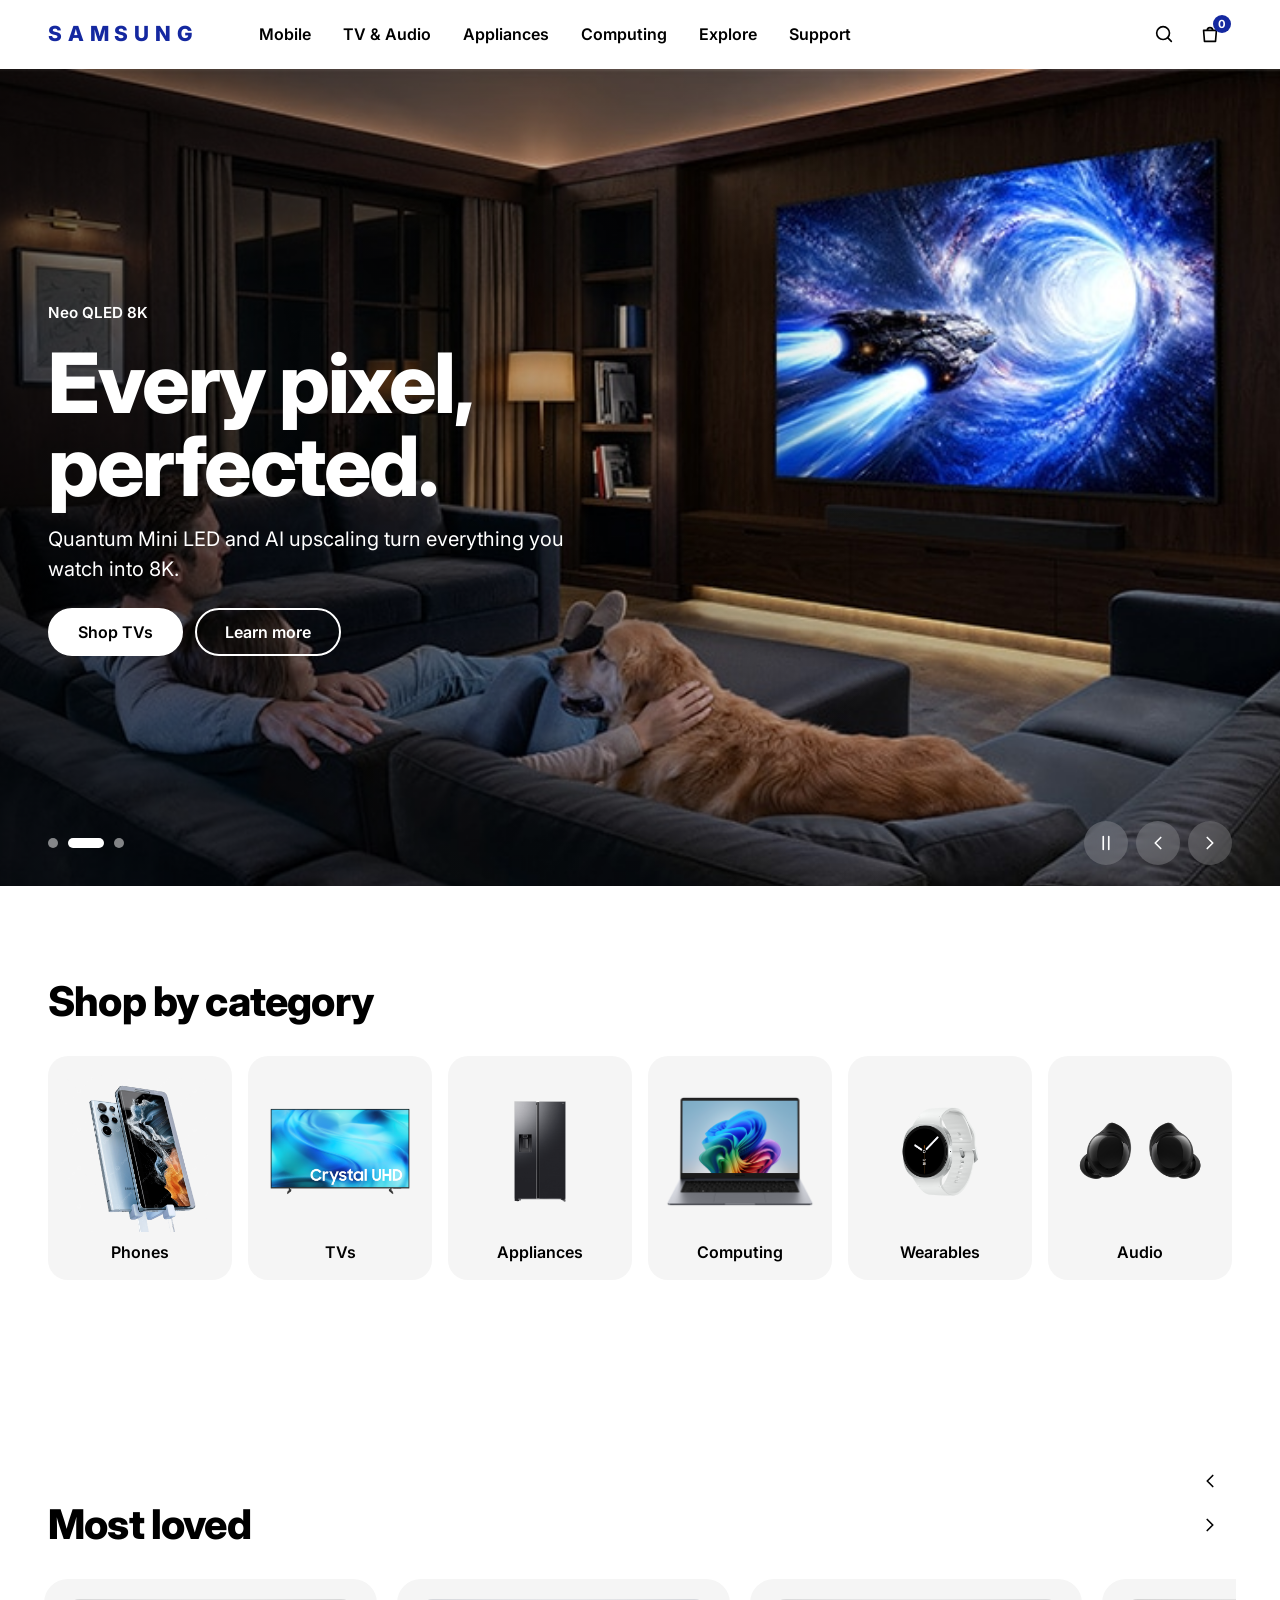
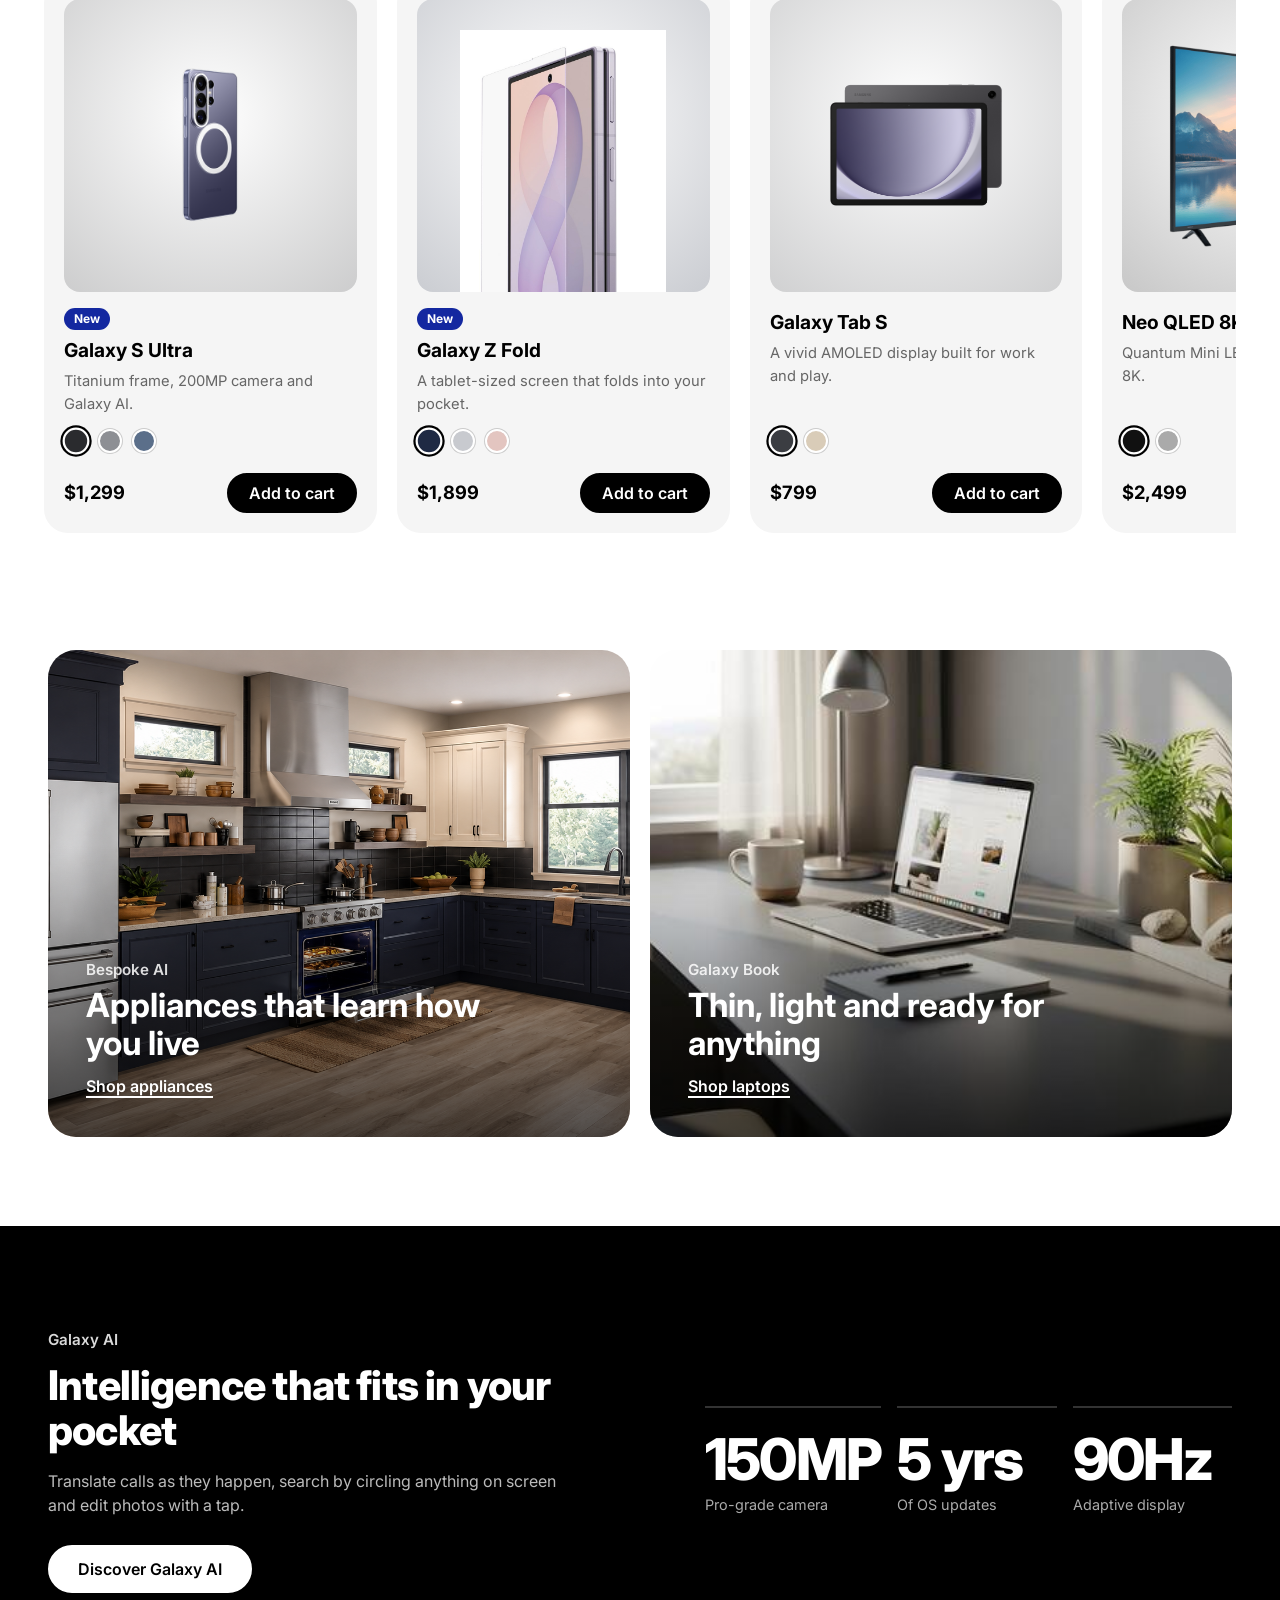
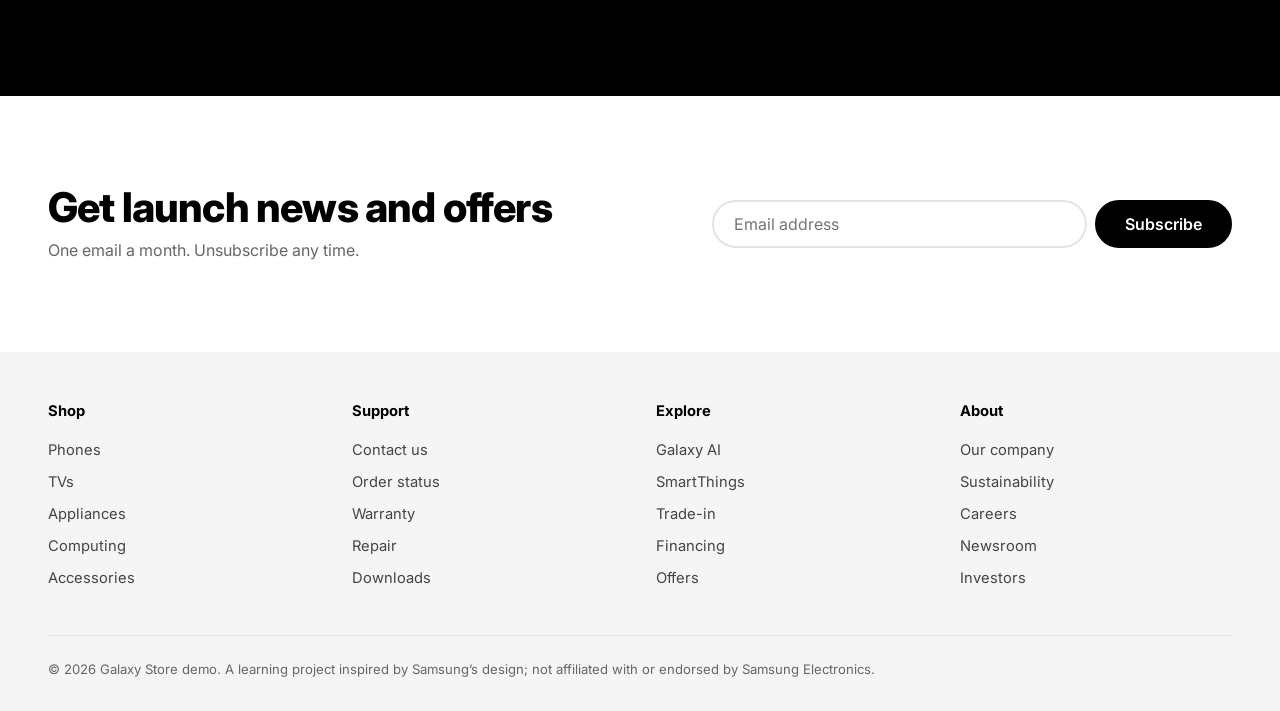
<file: index.html>
<!DOCTYPE html>
<html lang="en">
<head>
<meta charset="utf-8">
<meta name="viewport" content="width=device-width,initial-scale=1">
<title>Galaxy Store | Mobile, TV, Appliances &amp; More</title>
<meta name="description" content="A responsive storefront inspired by Samsung’s design. A learning project.">
<meta name="theme-color" content="#ffffff">
<link rel="preconnect" href="https://fonts.googleapis.com">
<link rel="preconnect" href="https://fonts.gstatic.com" crossorigin>
<link rel="stylesheet" href="https://fonts.googleapis.com/css2?family=Inter:wght@400;500;600;700;800&display=swap">
<link rel="stylesheet" href="css/style.css">
<noscript><style>.rv{opacity:1;transform:none}</style></noscript>
<script defer src="js/data.js"></script>
<script defer src="js/shell.js"></script>
<script defer src="js/main.js"></script>
</head>
<body>
<svg width="0" height="0" style="position:absolute" aria-hidden="true">
<symbol id="l" viewBox="0 0 24 24"><path d="m15 6-6 6 6 6"/></symbol>
<symbol id="r" viewBox="0 0 24 24"><path d="m9 6 6 6-6 6"/></symbol>
<symbol id="s" viewBox="0 0 24 24"><circle cx="11" cy="11" r="7"/><path d="m20 20-4-4"/></symbol>
<symbol id="c" viewBox="0 0 24 24"><path d="M5 8h14l-1 12H6zM9 8a3 3 0 0 1 6 0"/></symbol>
<symbol id="u" viewBox="0 0 24 24"><path d="M12 19V5m-6 6 6-6 6 6"/></symbol>
<symbol id="pa" viewBox="0 0 24 24"><path d="M9 5v14M15 5v14"/></symbol>
<symbol id="pl" viewBox="0 0 24 24"><path d="m8 5 11 7-11 7z"/></symbol>
</svg>
<a class="skip" href="#main">Skip to content</a>

<header class="hdr" id="hdr">
 <div class="wrap bar">
  <button class="ico burger" id="burger" aria-label="Open menu" aria-expanded="false" aria-controls="nav"><i></i><i></i><i></i></button>
  <a class="logo" href="#top" aria-label="Galaxy Store home">SAMSUNG</a>
  <nav class="nav" id="nav" aria-label="Primary"><ul id="navList"></ul></nav>
  <div class="tools">
   <form class="srch" id="srch" role="search"><input type="search" placeholder="Search products" aria-label="Search products"></form>
   <button class="ico" id="srchBtn" aria-label="Search" aria-expanded="false"><svg><use href="#s"/></svg></button>
   <a class="ico cart" href="cart.html" aria-label="Cart"><svg><use href="#c"/></svg><b id="cartN" aria-live="polite">0</b></a>
  </div>
 </div>
</header>

<main id="main">
<section class="hero" id="top" tabindex="0" aria-roledescription="carousel" aria-label="Featured products">
 <div class="slides">
  <article class="slide on" style="--bg:#1b2a6b">
   <div class="ph"><img src="images/hero/hero-1.jpg" alt="" fetchpriority="high"></div>
   <div class="wrap copy"><p class="kick">New</p><h1>Galaxy S Ultra</h1><p>Epic AI. Pro-grade camera. Built in titanium.</p><div class="row"><a class="btn light" href="product.html?id=s-ultra">Buy now</a><a class="btn ghost" href="#features">Learn more</a></div></div>
  </article>
  <article class="slide" style="--bg:#0e3b43">
   <div class="ph"><img src="images/hero/hero-2.jpg" alt="" loading="lazy"></div>
   <div class="wrap copy"><p class="kick">Neo QLED 8K</p><h2>Every pixel, perfected.</h2><p>Quantum Mini LED and AI upscaling turn everything you watch into 8K.</p><div class="row"><a class="btn light" href="shop.html?c=tvs">Shop TVs</a><a class="btn ghost" href="#features">Learn more</a></div></div>
  </article>
  <article class="slide" style="--bg:#3a1f4d">
   <div class="ph"><img src="images/hero/hero-3.jpg" alt="" loading="lazy"></div>
   <div class="wrap copy"><p class="kick">Galaxy Watch</p><h2>Your health, on your wrist.</h2><p>Track sleep, heart rhythm and energy with insights you can act on.</p><div class="row"><a class="btn light" href="shop.html?c=wearables">Shop wearables</a><a class="btn ghost" href="#features">Learn more</a></div></div>
  </article>
 </div>
 <div class="wrap ctl">
  <div class="dots" id="dots"></div>
  <button class="ico" id="pp" aria-label="Pause slideshow"><svg><use href="#pa"/></svg></button>
  <button class="ico" id="pv" aria-label="Previous slide"><svg><use href="#l"/></svg></button>
  <button class="ico" id="nx" aria-label="Next slide"><svg><use href="#r"/></svg></button>
 </div>
 <div class="prog"><i id="prog"></i></div>
</section>

<section class="sec wrap"><h2 class="h2">Shop by category</h2><ul class="cats" id="cats"></ul></section>

<section class="sec wrap" id="products">
 <div class="head"><h2 class="h2">Most loved</h2>
  <div><button class="ico" id="tp" aria-label="Scroll products left"><svg><use href="#l"/></svg></button><button class="ico" id="tn" aria-label="Scroll products right"><svg><use href="#r"/></svg></button></div></div>
 <div class="track" id="track" tabindex="0" role="region" aria-label="Products"></div>
</section>

<section class="sec wrap promos">
 <a class="promo rv" href="shop.html?c=appliances"><div class="ph"><img src="images/promos/promo-1.jpg" alt="" loading="lazy"></div><div><p class="kick">Bespoke AI</p><h3>Appliances that learn how you live</h3><span>Shop appliances</span></div></a>
 <a class="promo rv" href="shop.html?c=computing"><div class="ph"><img src="images/promos/promo-2.jpg" alt="" loading="lazy"></div><div><p class="kick">Galaxy Book</p><h3>Thin, light and ready for anything</h3><span>Shop laptops</span></div></a>
</section>

<section class="feat" id="features"><div class="wrap grid">
 <div class="rv"><p class="kick">Galaxy AI</p><h2 class="h2">Intelligence that fits in your pocket</h2><p class="lead">Translate calls as they happen, search by circling anything on screen and edit photos with a tap.</p><a class="btn light" href="explore.html">Discover Galaxy AI</a></div>
 <ul class="stats rv">
  <li><b data-n="200" data-s="MP">0</b><span>Pro-grade camera</span></li>
  <li><b data-n="7" data-s=" yrs">0</b><span>Of OS updates</span></li>
  <li><b data-n="120" data-s="Hz">0</b><span>Adaptive display</span></li>
 </ul>
</div></section>

<section class="sec wrap news"><div><h2 class="h2">Get launch news and offers</h2><p>One email a month. Unsubscribe any time.</p></div>
 <form id="nl"><input type="email" required placeholder="Email address" aria-label="Email address"><button class="btn">Subscribe</button></form>
</section>
</main>

<footer class="ftr"><div class="wrap">
 <div class="cols" id="foot"></div>
 <p class="legal">© 2026 Galaxy Store demo. A learning project inspired by Samsung’s design; not affiliated with or endorsed by Samsung Electronics.</p>
</div></footer>

<button class="ico top" id="up" aria-label="Back to top"><svg><use href="#u"/></svg></button>
<div class="toast" id="toast" role="status" aria-live="polite"></div>
</body>
</html>
</file>
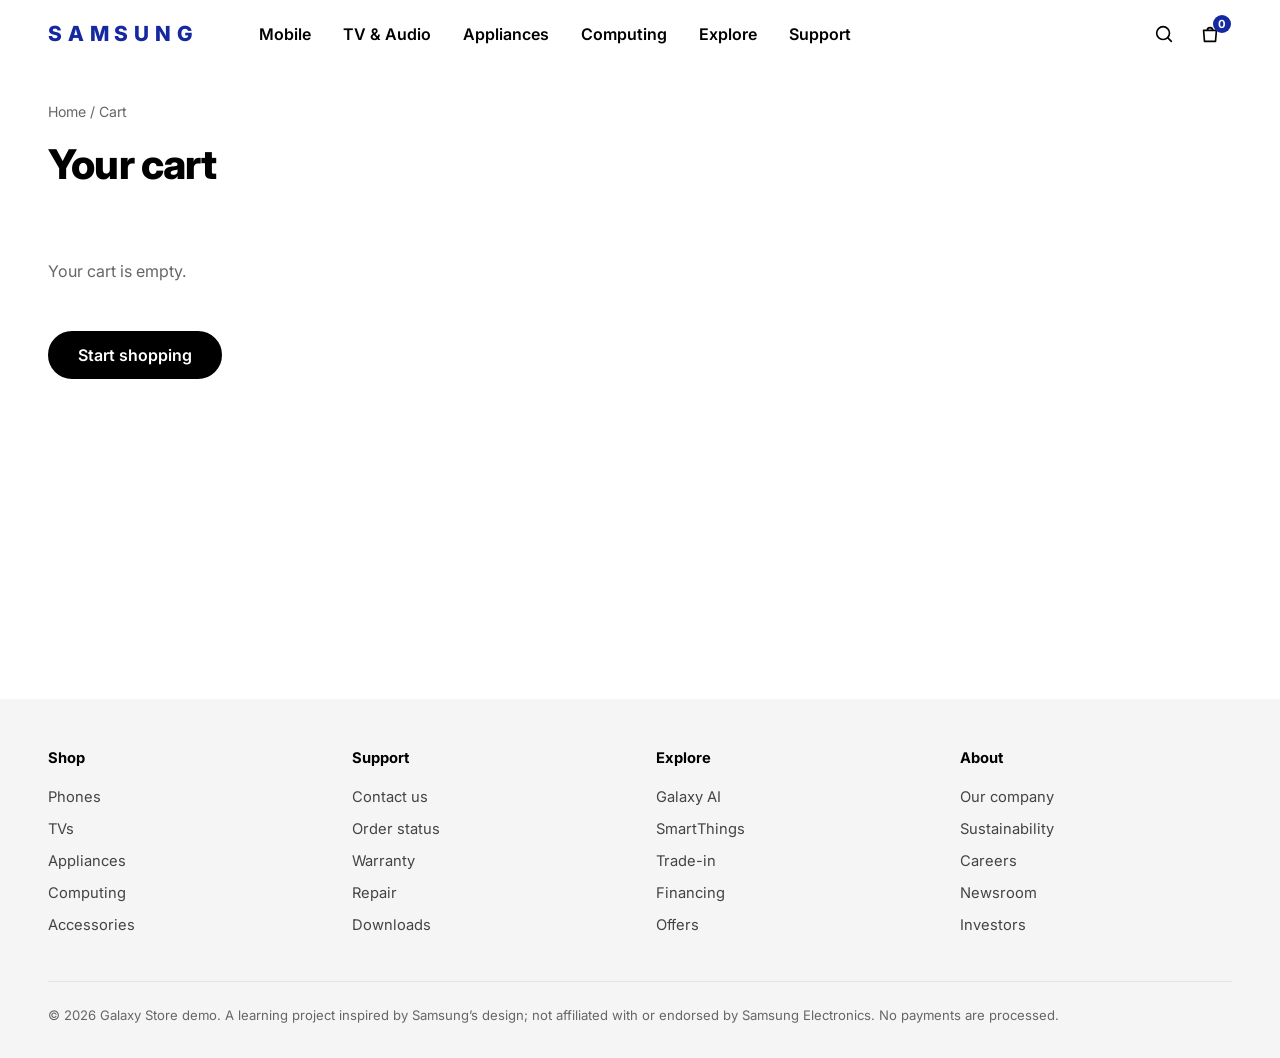
<file: cart.html>
<!DOCTYPE html>
<html lang="en">
<head>
<meta charset="utf-8">
<meta name="viewport" content="width=device-width,initial-scale=1">
<title>Your cart | Galaxy Store</title>
<link rel="preconnect" href="https://fonts.googleapis.com">
<link rel="preconnect" href="https://fonts.gstatic.com" crossorigin>
<link rel="stylesheet" href="https://fonts.googleapis.com/css2?family=Inter:wght@400;500;600;700;800&display=swap">
<link rel="stylesheet" href="css/style.css">
<script defer src="js/data.js"></script>
<script defer src="js/shell.js"></script>
<script defer src="js/main.js"></script>
<script defer src="js/pages.js"></script>
</head>
<body data-page="cart">
<main id="main" class="wrap page"></main>
</body>
</html>
</file>
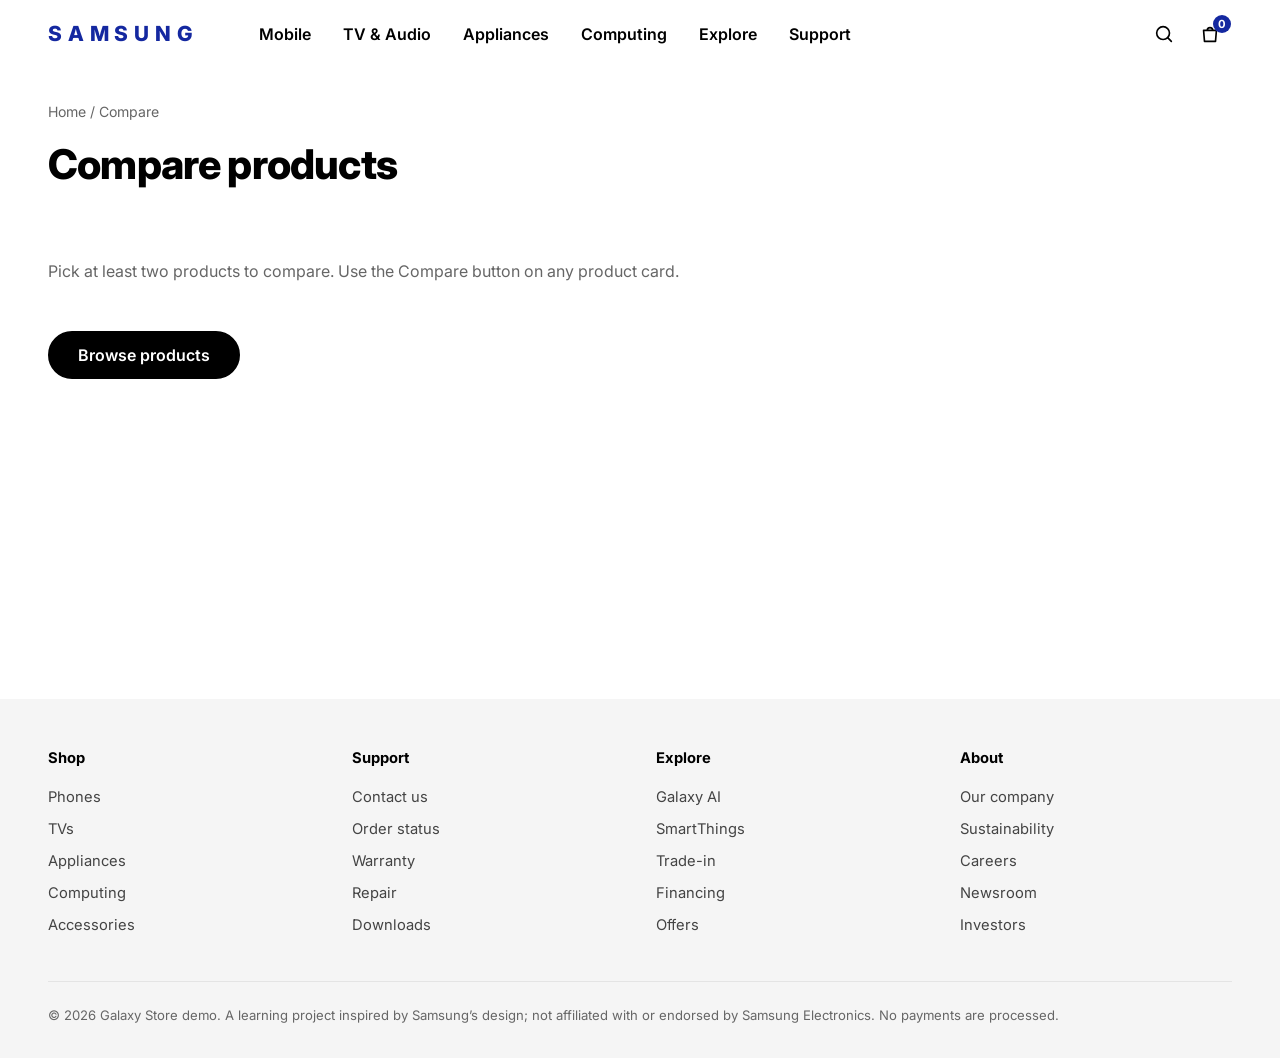
<file: compare.html>
<!DOCTYPE html>
<html lang="en">
<head>
<meta charset="utf-8">
<meta name="viewport" content="width=device-width,initial-scale=1">
<title>Compare products | Galaxy Store</title>
<link rel="preconnect" href="https://fonts.googleapis.com">
<link rel="preconnect" href="https://fonts.gstatic.com" crossorigin>
<link rel="stylesheet" href="https://fonts.googleapis.com/css2?family=Inter:wght@400;500;600;700;800&display=swap">
<link rel="stylesheet" href="css/style.css">
<script defer src="js/data.js"></script>
<script defer src="js/shell.js"></script>
<script defer src="js/main.js"></script>
<script defer src="js/pages.js"></script>
</head>
<body data-page="compare">
<main id="main" class="wrap page"></main>
</body>
</html>
</file>
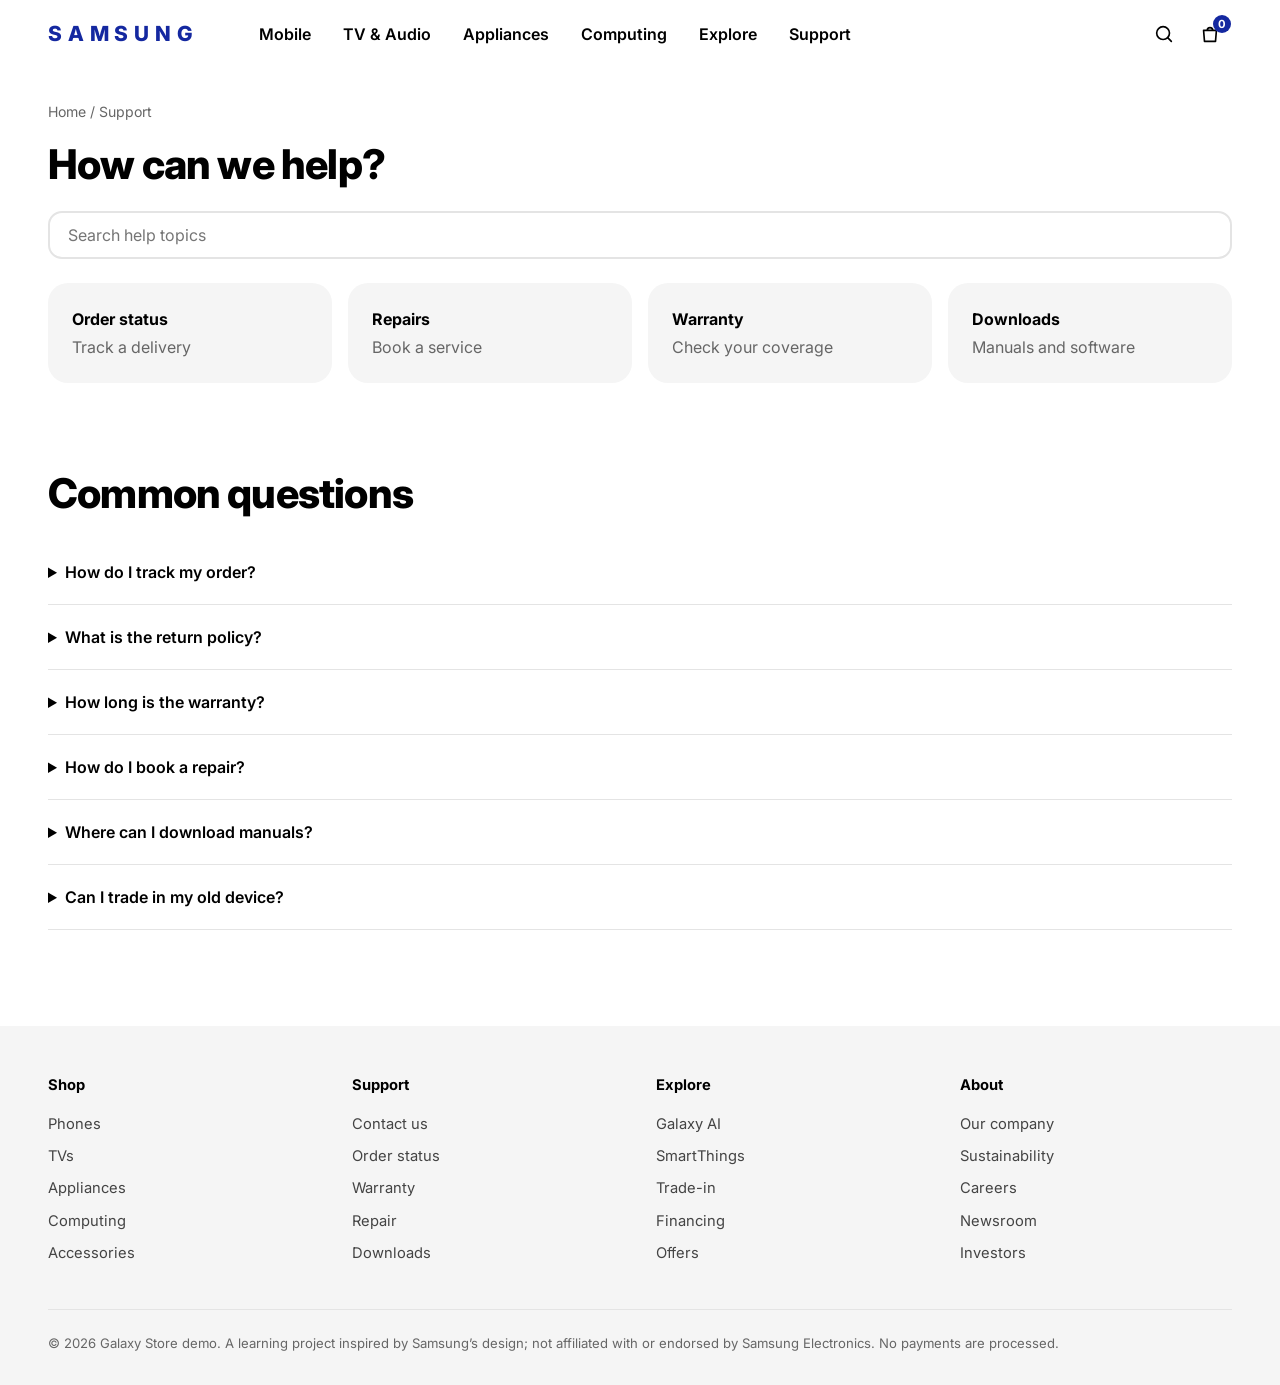
<file: support.html>
<!DOCTYPE html>
<html lang="en">
<head>
<meta charset="utf-8">
<meta name="viewport" content="width=device-width,initial-scale=1">
<title>Support | Galaxy Store</title>
<link rel="preconnect" href="https://fonts.googleapis.com">
<link rel="preconnect" href="https://fonts.gstatic.com" crossorigin>
<link rel="stylesheet" href="https://fonts.googleapis.com/css2?family=Inter:wght@400;500;600;700;800&display=swap">
<link rel="stylesheet" href="css/style.css">
<script defer src="js/data.js"></script>
<script defer src="js/shell.js"></script>
<script defer src="js/main.js"></script>
<script defer src="js/pages.js"></script>
</head>
<body data-page="support">
<main id="main" class="wrap page"></main>
</body>
</html>
</file>
<file: css/style.css>
/* ===== Base ===== */
*,*::before,*::after{box-sizing:border-box;margin:0}
:root{--ink:#000;--mut:#666;--line:#e4e4e4;--soft:#f5f5f5;--blue:#1428a0;--ease:cubic-bezier(.22,.8,.2,1);--h:68px}
html{scroll-behavior:smooth;scroll-padding-top:var(--h)}
body{font:400 16px/1.5 Inter,system-ui,sans-serif;color:var(--ink);background:#fff;-webkit-font-smoothing:antialiased;overflow-x:hidden}
img{display:block;max-width:100%}
img.x{display:none}
a{color:inherit;text-decoration:none}
ul{list-style:none;padding:0}
button,input{font:inherit;color:inherit}
button{cursor:pointer;background:none;border:0}
button:disabled{opacity:.3;pointer-events:none}
:focus-visible{outline:3px solid #4d7cff;outline-offset:3px;border-radius:6px}
.wrap{width:100%;max-width:1440px;margin:auto;padding:0 clamp(16px,4vw,48px)}
.skip{position:absolute;left:12px;top:-60px;z-index:300;background:#000;color:#fff;padding:10px 16px;border-radius:8px}
.skip:focus{top:12px}
.kick{font-size:.95rem;font-weight:600;opacity:.85}
.h2{font-size:clamp(1.7rem,3.2vw,2.75rem);font-weight:800;letter-spacing:-.02em;line-height:1.1}
.sec{padding-block:clamp(48px,7vw,96px)}
.btn{display:inline-flex;align-items:center;justify-content:center;min-height:48px;padding:0 28px;border-radius:999px;background:#000;color:#fff;font-weight:600;border:2px solid #000;transition:transform .3s var(--ease),background .3s,color .3s}
.btn:hover{transform:translateY(-2px);background:#262626}
.btn.light{background:#fff;color:#000;border-color:#fff}
.btn.light:hover{background:#e9e9e9}
.btn.ghost{background:transparent;color:#fff;border-color:#fff}
.btn.ghost:hover{background:#fff;color:#000}
.ph{background:linear-gradient(135deg,#e9ebf0,#cfd4de);overflow:hidden}
.ph img{width:100%;height:100%;object-fit:cover}
.rv{opacity:0;transform:translateY(28px);transition:opacity .9s var(--ease),transform .9s var(--ease)}
.rv.in{opacity:1;transform:none}

/* ===== Header & navigation ===== */
.hdr{position:sticky;top:0;z-index:100;border-bottom:1px solid transparent;transition:box-shadow .3s,border-color .3s}
.hdr::before{content:"";position:absolute;inset:0;z-index:-1;background:rgba(255,255,255,.92);backdrop-filter:blur(14px);-webkit-backdrop-filter:blur(14px)}
.hdr.stuck{border-color:var(--line);box-shadow:0 6px 24px rgba(0,0,0,.06)}
.bar{display:flex;align-items:center;gap:20px;height:var(--h)}
.logo{font-weight:800;font-size:1.3rem;letter-spacing:.28em;color:var(--blue)}
.nav{margin:0 auto 0 24px}
.nav>ul{display:flex}
.nav>ul>li>button{position:relative;display:flex;align-items:center;gap:6px;height:var(--h);padding:0 16px;font-weight:600}
.nav>ul>li>button::after{content:"";position:absolute;left:16px;right:16px;bottom:16px;height:2px;background:#000;transform:scaleX(0);transition:transform .35s var(--ease)}
.nav li.open>button::after,.nav>ul>li>button:hover::after{transform:scaleX(1)}
.chev{display:none;width:20px;height:20px;fill:none;stroke:currentColor;stroke-width:2;transition:transform .3s}
.open .chev{transform:rotate(180deg)}
.mega{position:absolute;left:0;right:0;top:100%;background:#fff;border-bottom:1px solid var(--line);box-shadow:0 24px 40px rgba(0,0,0,.08);padding:36px 0 44px;opacity:0;visibility:hidden;transform:translateY(-8px);transition:opacity .35s var(--ease),transform .35s var(--ease),visibility 0s .35s}
.open>.mega{opacity:1;visibility:visible;transform:none;transition-delay:0s}
.mega .wrap{display:flex;gap:clamp(32px,6vw,96px)}
.mega h3{font-size:.95rem;font-weight:700;margin-bottom:10px}
.mega a{display:block;padding:6px 0;color:#333;transition:transform .25s var(--ease),color .2s}
.mega a:hover{transform:translateX(6px);color:var(--blue)}
.tools{display:flex;align-items:center;gap:2px}
.ico{position:relative;width:44px;height:44px;border-radius:50%;display:grid;place-items:center;transition:background .2s}
.ico:hover{background:var(--soft)}
.ico svg{width:22px;height:22px;fill:none;stroke:currentColor;stroke-width:1.8;stroke-linecap:round;stroke-linejoin:round}
.cart b{position:absolute;top:3px;right:1px;min-width:18px;height:18px;padding:0 4px;border-radius:9px;background:var(--blue);color:#fff;font-size:.7rem;display:grid;place-items:center}
.cart b.bump{animation:bump .5s var(--ease)}
@keyframes bump{40%{transform:scale(1.6)}}
.srch{width:0;overflow:hidden;visibility:hidden;transition:width .4s var(--ease),visibility 0s .4s}
.srch.open{width:min(260px,28vw);visibility:visible;transition-delay:0s}
.srch input{width:100%;height:40px;border:0;border-bottom:2px solid #000;background:transparent;outline:0}
.burger{display:none}
.burger i{position:absolute;left:12px;top:21px;width:20px;height:2px;background:#000;transition:transform .35s var(--ease),opacity .2s}
.burger i:first-child{transform:translateY(-6px)}
.burger i:last-child{transform:translateY(6px)}
.burger[aria-expanded=true] i:first-child{transform:rotate(45deg)}
.burger[aria-expanded=true] i:nth-child(2){opacity:0}
.burger[aria-expanded=true] i:last-child{transform:rotate(-45deg)}

/* ===== Hero ===== */
.hero{position:relative;height:clamp(520px,100svh - var(--h),820px);color:#fff;background:#000;overflow:hidden;touch-action:pan-y}
.slide{position:absolute;inset:0;opacity:0;visibility:hidden;transition:opacity 1s var(--ease),visibility 0s 1s}
.slide.on{opacity:1;visibility:visible;transition-delay:0s}
.slide .ph{position:absolute;inset:0;background:linear-gradient(120deg,var(--bg),#000)}
.slide img{transform:scale(1.08);transition:transform 8s linear}
.slide.on img{transform:scale(1)}
.slide::after{content:"";position:absolute;inset:0;background:linear-gradient(90deg,rgba(0,0,0,.6),transparent 70%)}
.copy{position:relative;z-index:2;height:100%;display:flex;flex-direction:column;justify-content:center;align-items:flex-start;gap:16px}
.copy>*{max-width:560px}
.copy h1,.copy h2{font-size:clamp(2.5rem,6.5vw,5.5rem);font-weight:800;line-height:1;letter-spacing:-.03em}
.copy>p:not(.kick){font-size:clamp(1rem,1.6vw,1.25rem);opacity:.92}
.row{display:flex;flex-wrap:wrap;gap:12px;margin-top:8px}
.copy>*{opacity:0;transform:translateY(24px);transition:opacity .9s var(--ease),transform .9s var(--ease)}
.slide.on .copy>*{opacity:1;transform:none}
.slide.on .copy>:nth-child(1){transition-delay:.25s}
.slide.on .copy>:nth-child(2){transition-delay:.35s}
.slide.on .copy>:nth-child(3){transition-delay:.45s}
.slide.on .copy>:nth-child(4){transition-delay:.55s}
.ctl{position:absolute;z-index:5;left:0;right:0;bottom:24px;display:flex;align-items:center;gap:8px}
.dots{display:flex;gap:10px;margin-right:auto}
.dots button{position:relative;width:10px;height:10px;padding:0;border-radius:5px;background:rgba(255,255,255,.5);transition:width .4s var(--ease),background .3s}
.dots button::before{content:"";position:absolute;inset:-14px -4px}
.dots button[aria-current=true]{width:36px;background:#fff}
.ctl .ico{background:rgba(255,255,255,.18);color:#fff;backdrop-filter:blur(8px)}
.ctl .ico:hover{background:rgba(255,255,255,.35)}
.prog{position:absolute;z-index:5;left:0;bottom:0;width:100%;height:3px;background:rgba(255,255,255,.2)}
.prog i{display:block;height:100%;width:0;background:#fff}
.prog i.run{animation:fill 6s linear forwards}
@keyframes fill{to{width:100%}}
.hero.paused .prog i{animation-play-state:paused}
@media(hover:hover){.hero:hover .prog i{animation-play-state:paused}}
.hero:has(:focus-visible) .prog i{animation-play-state:paused}

/* ===== Categories ===== */
.cats{display:grid;grid-template-columns:repeat(6,1fr);gap:16px;margin-top:32px}
.cat{display:flex;flex-direction:column;align-items:center;gap:8px;padding:16px 12px;border-radius:20px;background:var(--soft);font-weight:600;transition:transform .4s var(--ease),box-shadow .4s}
.cat:hover{transform:translateY(-6px);box-shadow:0 16px 32px rgba(0,0,0,.1)}
.cat .ph{width:100%;aspect-ratio:1;background:none}
.cat img{object-fit:contain;transition:transform .5s var(--ease)}
.cat:hover img{transform:scale(1.08)}

/* ===== Product carousel ===== */
.head{display:flex;justify-content:space-between;align-items:flex-end;gap:16px}
.track{display:flex;gap:20px;overflow-x:auto;scroll-snap-type:x mandatory;padding:32px 4px 56px;margin:0 -4px -28px;scrollbar-width:none;overscroll-behavior-x:contain;cursor:grab}
.track::-webkit-scrollbar{display:none}
.track.drag{cursor:grabbing;scroll-snap-type:none;user-select:none}
.card{flex:0 0 clamp(250px,26vw,340px);scroll-snap-align:start;display:flex;flex-direction:column;gap:6px;padding:20px;border-radius:24px;background:var(--soft);transition:transform .5s var(--ease),box-shadow .5s}
.card:hover{transform:translateY(-8px);box-shadow:0 24px 48px rgba(0,0,0,.12)}
.card .ph{aspect-ratio:1;display:grid;place-items:center;margin-bottom:10px;border-radius:16px;background:radial-gradient(circle at 50% 40%,#fff,var(--tint,#dfe3ea))}
.card img{width:84%;height:84%;object-fit:contain;transition:transform .6s var(--ease);user-select:none;-webkit-user-drag:none}
.card:hover img{transform:scale(1.07) rotate(-2deg)}
.tag{align-self:flex-start;padding:2px 10px;border-radius:99px;background:var(--blue);color:#fff;font-size:.75rem;font-weight:700}
.card h3{font-size:1.2rem}
.card p{flex:1;color:var(--mut);font-size:.92rem}
.sw{display:flex;gap:10px;margin:8px 0}
.sw button{position:relative;width:24px;height:24px;border-radius:50%;background:var(--c);border:2px solid #fff;box-shadow:0 0 0 1px #ccc;transition:transform .25s var(--ease),box-shadow .25s}
.sw button::before{content:"";position:absolute;inset:-8px}
.sw button[aria-pressed=true]{box-shadow:0 0 0 2px #000;transform:scale(1.12)}
.buy{display:flex;align-items:center;justify-content:space-between;margin-top:6px}
.buy b{font-size:1.15rem}
.buy .btn{min-height:40px;padding:0 20px}

/* ===== Promos, features, newsletter ===== */
.promos{display:grid;grid-template-columns:1fr 1fr;gap:20px;padding-top:0}
.promo{position:relative;display:flex;align-items:flex-end;min-height:clamp(320px,38vw,520px);padding:clamp(24px,3vw,44px);border-radius:28px;overflow:hidden;color:#fff;isolation:isolate}
.promo .ph{position:absolute;inset:0;z-index:-2;background:linear-gradient(135deg,#1c2233,#0b0d14)}
.promo::after{content:"";position:absolute;inset:0;z-index:-1;background:linear-gradient(0deg,rgba(0,0,0,.65),transparent 60%)}
.promo img{transition:transform 1.2s var(--ease)}
.promo:hover img{transform:scale(1.07)}
.promo h3{max-width:420px;margin:4px 0 12px;font-size:clamp(1.5rem,2.6vw,2.2rem);line-height:1.15}
.promo span{font-weight:600;border-bottom:2px solid #fff}
.feat{background:#000;color:#fff;padding-block:clamp(56px,8vw,112px)}
.feat .grid{display:grid;grid-template-columns:1.1fr 1fr;gap:clamp(32px,6vw,96px);align-items:center}
.feat .h2{margin:12px 0 16px}
.lead{max-width:520px;margin-bottom:28px;color:#bbb}
.stats{display:grid;grid-template-columns:repeat(3,1fr);gap:16px}
.stats li{padding-top:20px;border-top:2px solid #333}
.stats b{display:block;font-size:clamp(2rem,4.5vw,3.6rem);font-weight:800;letter-spacing:-.03em;line-height:1.1}
.stats span{color:#aaa;font-size:.9rem}
.news{display:flex;justify-content:space-between;align-items:center;gap:32px;flex-wrap:wrap}
.news p{margin-top:8px;color:var(--mut)}
.news form{display:flex;gap:8px;flex:1 1 360px;max-width:520px}
.news input{flex:1;min-width:0;min-height:48px;padding:0 20px;border:2px solid var(--line);border-radius:999px;transition:border-color .25s}
.news input:focus{border-color:#000;outline:0}

/* ===== Footer, toast, back to top ===== */
.ftr{padding:48px 0 32px;background:var(--soft);font-size:.92rem}
.cols{display:grid;grid-template-columns:repeat(4,1fr);gap:32px}
.fcol summary{margin-bottom:12px;font-weight:700;list-style:none;cursor:default}
.fcol summary::-webkit-details-marker{display:none}
.fcol li a{display:inline-block;padding:5px 0;color:#444;transition:color .2s,transform .25s var(--ease)}
.fcol li a:hover{color:#000;transform:translateX(4px)}
.legal{margin-top:40px;padding-top:24px;border-top:1px solid var(--line);color:var(--mut);font-size:.82rem}
.toast{position:fixed;left:50%;bottom:28px;z-index:300;max-width:90vw;padding:14px 24px;border-radius:999px;background:#000;color:#fff;font-weight:600;opacity:0;transform:translate(-50%,120px);transition:opacity .5s var(--ease),transform .5s var(--ease)}
.toast.show{opacity:1;transform:translate(-50%,0)}
.top{position:fixed;right:20px;bottom:24px;z-index:90;width:48px;height:48px;background:#000;color:#fff;opacity:0;transform:translateY(20px);pointer-events:none;transition:opacity .4s var(--ease),transform .4s var(--ease)}
.top.show{opacity:1;transform:none;pointer-events:auto}
.top:hover{background:#262626}

/* ===== Responsive ===== */
@media(max-width:1099px){
 .cats{grid-template-columns:repeat(3,1fr)}
 .nav>ul>li>button{padding:0 11px}
 .nav>ul>li>button::after{left:11px;right:11px}
}
@media(min-width:900px) and (max-width:1099px){
 .hdr:has(.srch.open) .nav{display:none}
 .hdr:has(.srch.open) .tools{margin-left:auto}
}
@media(max-width:899px){
 .bar{gap:12px}
 .burger{display:grid}
 .logo{margin-right:auto;font-size:1.15rem;letter-spacing:.2em}
 .tools{margin-left:auto}
 .nav{position:fixed;inset:var(--h) 0 0;margin:0;padding:8px clamp(16px,4vw,48px) 48px;background:#fff;overflow:auto;visibility:hidden;transform:translateX(-100%);transition:transform .5s var(--ease),visibility 0s .5s}
 .nav.open{visibility:visible;transform:none;transition-delay:0s}
 .nav>ul{flex-direction:column}
 .nav>ul>li>button{width:100%;height:64px;padding:0;justify-content:space-between;border-bottom:1px solid var(--line);font-size:1.3rem}
 .nav>ul>li>button::after{display:none}
 .chev{display:block}
 .mega{position:static;display:grid;grid-template-rows:0fr;padding:0;border:0;box-shadow:none;opacity:1;transform:none;transition:grid-template-rows .45s var(--ease),visibility 0s .45s}
 .open>.mega{grid-template-rows:1fr;transition-delay:0s}
 .mega .wrap{display:block;min-height:0;padding:0;overflow:hidden}
 .mega .wrap>div{padding:14px 0 4px}
 .mega a{padding:10px 0;font-size:1.05rem}
 .srch.open{width:calc(100vw - 200px)}
 .hdr:has(.srch.open) .logo{display:none}
 .promos,.feat .grid{grid-template-columns:1fr}
 .cols{grid-template-columns:1fr;gap:0}
 .fcol{border-bottom:1px solid var(--line)}
 .fcol summary{display:flex;justify-content:space-between;margin:0;padding:16px 0;cursor:pointer}
 .fcol summary::after{content:"+";font-size:1.3rem;line-height:1}
 .fcol[open] summary::after{content:"\2013"}
 .fcol ul{padding-bottom:12px}
}
@media(max-width:560px){
 .cats{grid-template-columns:repeat(2,1fr)}
 .stats{grid-template-columns:1fr}
 .hero{height:clamp(560px,100svh - var(--h),700px)}
 .slide::after{background:linear-gradient(0deg,rgba(0,0,0,.7),rgba(0,0,0,.15) 80%)}
 .copy{justify-content:flex-end;padding-bottom:96px}
 .news form{flex-direction:column}
}
@media(prefers-reduced-motion:reduce){
 *,*::before,*::after{animation:none!important;transition-duration:.01ms!important;transition-delay:0s!important;scroll-behavior:auto!important}
 .rv{opacity:1;transform:none}
}

/* ===== Inner pages: shop, product, cart, support ===== */
.page{padding-block:32px clamp(56px,8vw,96px);min-height:70vh}
.page h1.h2{margin-bottom:24px}
.crumbs{margin-bottom:20px;color:var(--mut);font-size:.88rem}
.crumbs a:hover{color:#000;text-decoration:underline}
.mut{color:var(--mut)}
.empty{padding:48px 0;color:var(--mut)}
.done{padding:64px 0}
.filters{display:flex;flex-wrap:wrap;align-items:center;gap:16px 28px;padding:16px 0;border-block:1px solid var(--line)}
.chips{display:flex;flex-wrap:wrap;gap:8px;flex:1 1 100%}
.chips a{padding:8px 16px;border-radius:999px;background:var(--soft);font-size:.92rem;font-weight:600;transition:background .2s,color .2s}
.chips a:hover{background:#e6e6e6}
.chips a[aria-current=true]{background:#000;color:#fff}
.filters label{display:flex;align-items:center;gap:10px;font-size:.92rem;font-weight:600}
select{min-height:40px;padding:0 12px;border:2px solid var(--line);border-radius:12px;background:#fff}
input[type=range]{width:160px;accent-color:#000}
#ct{margin:20px 0}
.pgrid{display:grid;grid-template-columns:repeat(auto-fill,minmax(250px,1fr));gap:20px}
.card h3 a:hover{color:var(--blue)}
.pd{display:grid;grid-template-columns:1.1fr 1fr;align-items:start;gap:clamp(24px,5vw,72px)}
.pimg{position:sticky;top:calc(var(--h) + 16px);aspect-ratio:1;display:grid;place-items:center;border-radius:28px;background:radial-gradient(circle at 50% 40%,#fff,var(--tint,#dfe3ea));transition:background .5s}
.pimg img{width:80%;height:80%;object-fit:contain;animation:pop .7s var(--ease)}
@keyframes pop{from{opacity:0;transform:scale(.92)}}
.pinfo{display:flex;flex-direction:column;gap:14px}
.pinfo h1{font-size:clamp(2rem,4vw,3.2rem);font-weight:800;letter-spacing:-.03em;line-height:1.05}
.price{font-size:1.8rem}
.lbl{margin-top:8px;font-size:1rem;font-weight:600}
.pinfo .sw button{width:34px;height:34px}
.opts{display:flex;flex-wrap:wrap;gap:10px}
.opts button{min-height:48px;padding:0 22px;border:2px solid var(--line);border-radius:14px;font-weight:600;transition:border-color .2s}
.opts button[aria-pressed=true]{border-color:#000}
.btn.out{background:#fff;color:#000}
.btn.out:hover{background:var(--soft)}
.perks{display:grid;gap:8px;padding-top:12px;color:#444}
.perks li::before{content:"✓";margin-right:10px;font-weight:700}
.sp{margin:clamp(48px,7vw,88px) 0 24px}
.specs{width:100%;border-collapse:collapse}
.specs th,.specs td{padding:16px 0;border-bottom:1px solid var(--line);text-align:left}
.specs th{width:40%;color:var(--mut);font-weight:500}
.cartg{display:grid;grid-template-columns:1.5fr 1fr;align-items:start;gap:clamp(24px,5vw,64px)}
.lines li{display:grid;grid-template-columns:96px 1fr auto;align-items:center;gap:16px;padding:20px 0;border-bottom:1px solid var(--line)}
.thumb{aspect-ratio:1;display:grid;place-items:center;border-radius:16px}
.thumb img{width:80%;height:80%;object-fit:contain}
.qty{display:flex;align-items:center;gap:12px;margin-top:8px}
.qty button:not(.lnk){width:34px;height:34px;border:2px solid var(--line);border-radius:50%;font-size:1.1rem}
.lnk{margin-left:8px;color:var(--mut);text-decoration:underline}
.sum{position:sticky;top:calc(var(--h) + 16px);padding:24px;border-radius:24px;background:var(--soft)}
.sum dl{display:grid;grid-template-columns:1fr auto;gap:10px;margin:16px 0}
.sum dt{color:var(--mut)}
.sum dd{text-align:right}
.sum .tot{color:#000;font-size:1.15rem;font-weight:800}
.pc,#co{display:grid;gap:10px;margin-top:16px}
.pc{grid-template-columns:1fr auto}
.sum input,.big{width:100%;min-height:48px;padding:0 18px;border:2px solid var(--line);border-radius:14px;background:#fff}
.sum input:focus,.big:focus{border-color:#000;outline:0}
.topics{display:grid;grid-template-columns:repeat(auto-fit,minmax(220px,1fr));gap:16px;margin-top:24px}
.topics a{display:flex;flex-direction:column;gap:4px;padding:24px;border-radius:20px;background:var(--soft);transition:transform .35s var(--ease),box-shadow .35s}
.topics a:hover{transform:translateY(-4px);box-shadow:0 14px 28px rgba(0,0,0,.1)}
.topics span{color:var(--mut)}
details:not(.fcol){border-bottom:1px solid var(--line)}
details:not(.fcol) summary{padding:20px 0;font-weight:600;cursor:pointer}
details:not(.fcol) p{max-width:70ch;padding:0 0 20px;color:#444}
@media(max-width:899px){.pd,.cartg{grid-template-columns:1fr}.pimg,.sum{position:static}}

/* ===== Explore (Galaxy AI) page ===== */
.xhero{position:relative;display:flex;align-items:center;min-height:clamp(420px,70vh,640px);color:#fff;overflow:hidden;isolation:isolate}
.xhero .ph{position:absolute;inset:0;z-index:-2;background:linear-gradient(120deg,#1b2a6b,#000)}
.xhero::after{content:"";position:absolute;inset:0;z-index:-1;background:linear-gradient(90deg,rgba(0,0,0,.6),transparent 70%)}
.xhero .wrap>*{max-width:620px}
.xhero h1{margin:12px 0 16px;font-size:clamp(2.5rem,6.5vw,5rem);font-weight:800;line-height:1;letter-spacing:-.03em}
.xhero p:not(.kick){margin-bottom:28px;font-size:clamp(1rem,1.6vw,1.25rem);opacity:.92}
.tabs{display:flex;gap:8px;margin:28px 0;overflow-x:auto;scrollbar-width:none}
.tabs button{flex:none;min-height:48px;padding:0 24px;border-radius:999px;background:var(--soft);font-weight:600;transition:background .25s,color .25s}
.tabs button:hover{background:#e6e6e6}
.tabs button[aria-selected=true]{background:#000;color:#fff}
.tp{display:grid;grid-template-columns:1.2fr 1fr;align-items:center;gap:clamp(24px,5vw,72px);animation:pop .6s var(--ease)}
.tp[hidden]{display:none}
.tp .ph{aspect-ratio:4/3;border-radius:28px}
.tp h3{margin-bottom:12px;font-size:clamp(1.6rem,3vw,2.4rem);line-height:1.1}
.tp p{max-width:46ch;color:#444}
.cmp{position:relative;aspect-ratio:16/9;border-radius:28px;overflow:hidden;user-select:none}
.cmp .ph{position:absolute;inset:0;border-radius:0}
.cmp .a{background:linear-gradient(135deg,#5b6a80,#2a3342)}
.cmp .b{background:linear-gradient(135deg,#ffb347,#c2410c);clip-path:inset(0 0 0 var(--p))}
.cmp span{position:absolute;bottom:16px;padding:6px 14px;border-radius:99px;background:rgba(0,0,0,.55);color:#fff;font-size:.85rem;font-weight:600}
.cmp .a span{left:16px}
.cmp .b span{right:16px}
.hd{position:absolute;top:0;bottom:0;left:var(--p);width:3px;margin-left:-1.5px;background:#fff;pointer-events:none}
.hd::after{content:"";position:absolute;top:50%;left:50%;width:44px;height:44px;margin:-22px;border-radius:50%;background:#fff;box-shadow:0 4px 16px rgba(0,0,0,.3)}
.cmp:focus-within .hd::after{outline:3px solid #4d7cff}
.cmp input{position:absolute;inset:0;width:100%;height:100%;margin:0;opacity:0;cursor:ew-resize;touch-action:pan-y}
.fg{display:grid;grid-template-columns:repeat(auto-fit,minmax(260px,1fr));gap:16px;margin-top:32px}
.fg li{padding:28px;border-radius:24px;background:var(--soft);transition:transform .4s var(--ease),box-shadow .4s}
.fg li:hover{transform:translateY(-6px);box-shadow:0 16px 32px rgba(0,0,0,.1)}
.fg h3{margin-bottom:8px}
.fg p{color:var(--mut)}
@media(max-width:899px){.tp{grid-template-columns:1fr}}

/* ===== Compare & search suggestions ===== */
.cmpb{align-self:flex-start;margin-top:6px;padding:6px 14px;border:2px solid var(--line);border-radius:999px;background:#fff;font-size:.85rem;font-weight:600;transition:border-color .2s,background .2s,color .2s}
.cmpb:hover{border-color:#000}
.cmpb[aria-pressed=true]{background:#000;border-color:#000;color:#fff}
.cbar{position:fixed;left:50%;bottom:20px;z-index:95;display:flex;align-items:center;gap:16px;width:min(560px,calc(100vw - 32px));padding:12px 12px 12px 24px;border-radius:999px;background:#000;color:#fff;transform:translateX(-50%);animation:rise .4s var(--ease)}
.cbar[hidden]{display:none}
.cbar span{flex:1;font-weight:600}
.cbar .lnk{margin:0;color:#bbb}
@keyframes rise{from{opacity:0;transform:translate(-50%,24px)}}
body:has(.cbar:not([hidden])) .top{bottom:96px}
.tw{overflow-x:auto}
.cmpt{width:100%;min-width:640px;border-collapse:collapse}
.cmpt th,.cmpt td{padding:16px;border-bottom:1px solid var(--line);text-align:left;vertical-align:top}
.cmpt thead th{font-weight:700}
.cmpt thead a:not(.ph){display:block}
.cmpt tbody th{position:sticky;left:0;background:#fff;color:var(--mut);font-weight:500;white-space:nowrap}
.cmpt .thumb{width:120px;margin-bottom:12px}
.cmpt .lnk{display:block;margin:6px 0 0}
.sug{position:absolute;top:calc(100% + 8px);right:clamp(16px,4vw,48px);width:min(360px,calc(100vw - 32px));padding:8px;border-radius:18px;background:#fff;box-shadow:0 20px 40px rgba(0,0,0,.15)}
.sug[hidden]{display:none}
.sug a{display:flex;justify-content:space-between;gap:12px;padding:12px 14px;border-radius:12px;font-weight:600}
.sug a:hover,.sug a:focus-visible{background:var(--soft)}
.sug span{color:var(--mut);font-weight:500}
</file>
